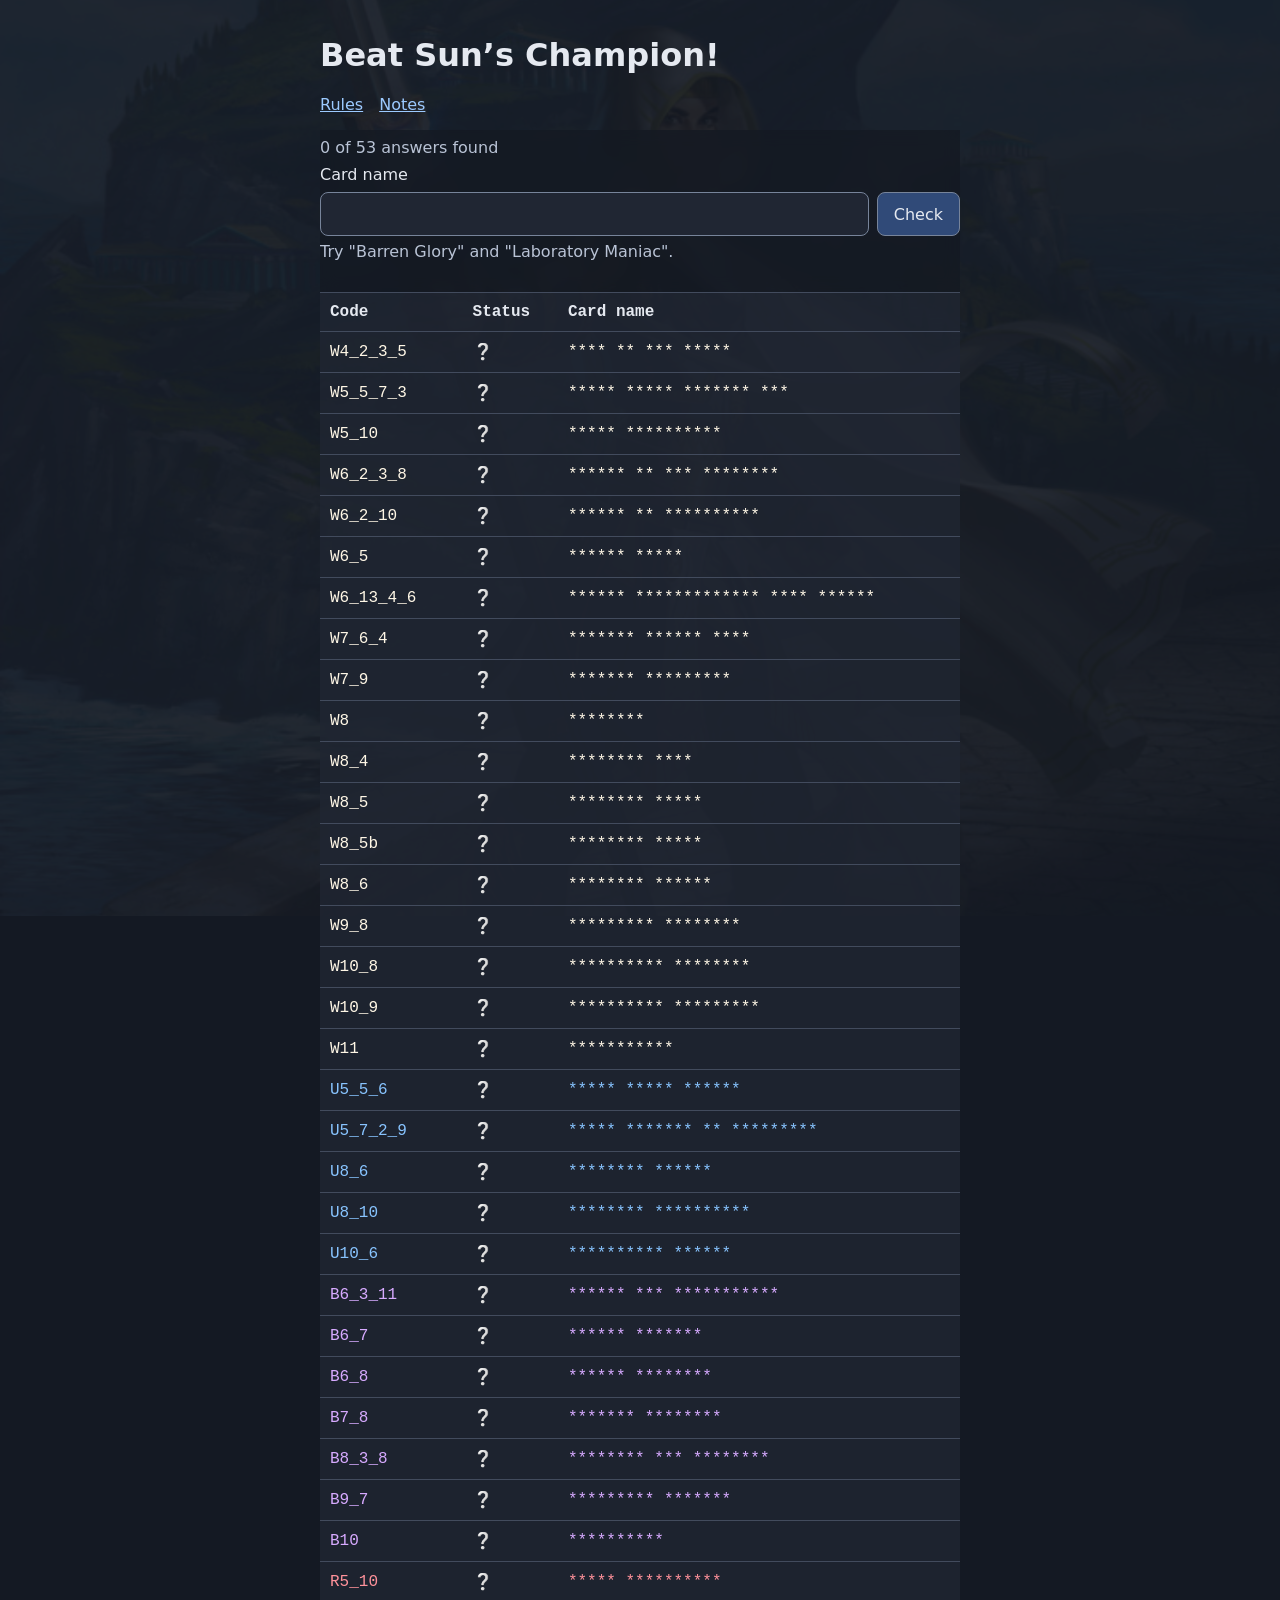
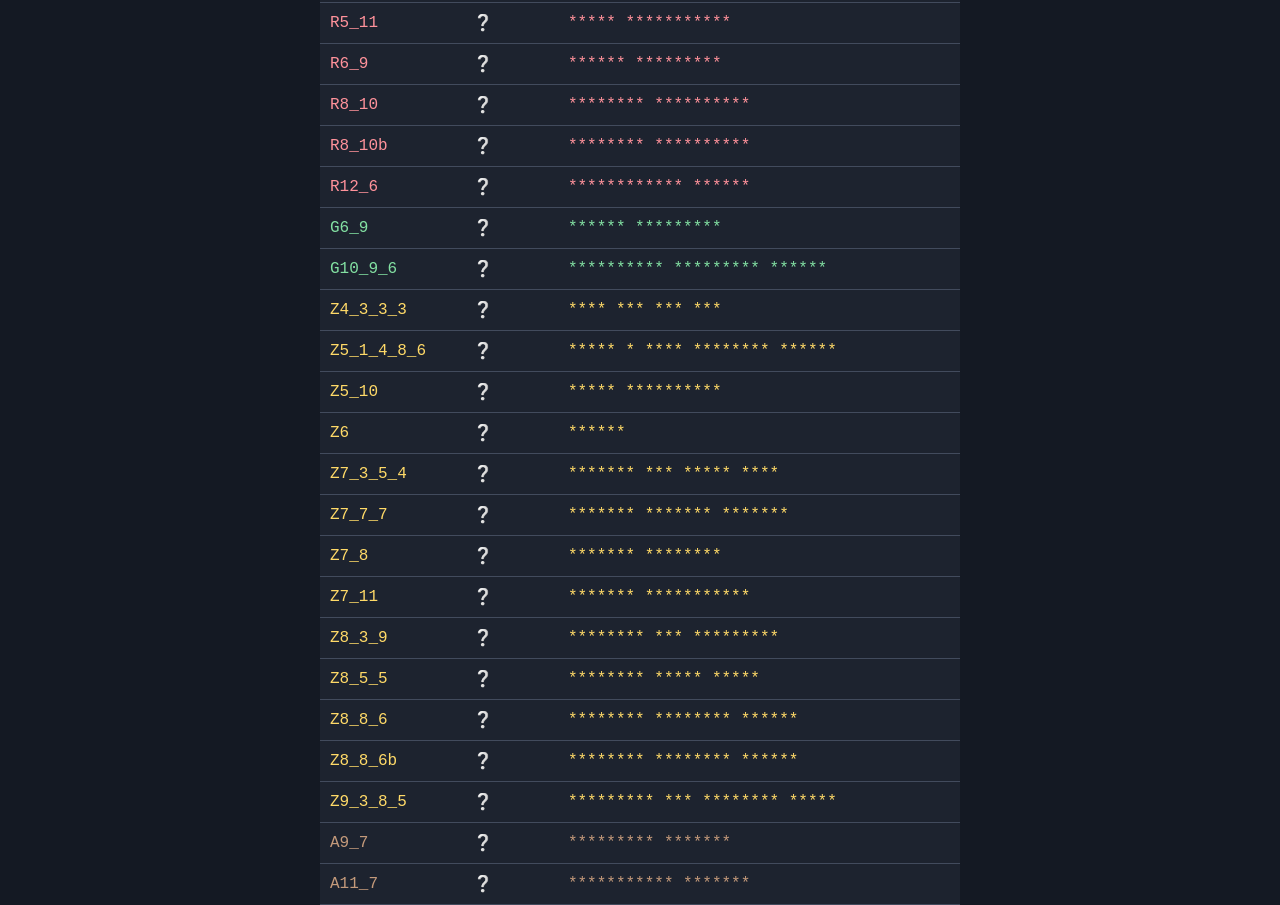
<file: index.html>
<!doctype html>
<html lang="en">
<head>
  <meta charset="UTF-8">
  <meta name="viewport" content="width=device-width, initial-scale=1">
  <title>Beat Sun’s Champion!</title>
  <link rel="stylesheet" href="./style.css?v=2">
  <script src="./answers.js" defer></script>
  <script src="./script.js" defer></script>
</head>
<body>
  <main>
    <h1>Beat Sun’s Champion!</h1>
    <nav class="page-nav" aria-label="Game information">
      <a href="./rule.html">Rules</a>
      <a href="./note.html">Notes</a>
    </nav>
    <section class="guess-panel" aria-label="Submit an answer">
      <p id="progress" role="status">The new puzzle is coming soon.</p>
      <form id="guess-form" hidden>
        <label for="guess">Card name</label>
        <div class="guess-controls">
          <div class="card-picker">
            <input id="guess" name="guess" type="text" role="combobox" aria-autocomplete="list"
              aria-controls="card-suggestions" aria-expanded="false" autocomplete="off" enterkeyhint="go" required>
            <ul id="card-suggestions" role="listbox" aria-label="Card suggestions" hidden></ul>
          </div>
          <button type="submit">Check</button>
        </div>
      </form>
      <p id="feedback" role="status">Try "Barren Glory" and "Laboratory Maniac".</p>
    </section>
    <table id="answers" aria-label="Puzzle answers" hidden>
      <thead>
        <tr>
          <th scope="col">Code</th>
          <th scope="col">Status</th>
          <th scope="col">Card name</th>
        </tr>
      </thead>
      <tbody></tbody>
    </table>
    <div class="progress-controls">
      <button type="button" id="share-progress" aria-haspopup="dialog" hidden>Share Progress</button>
      <button type="button" id="reset-progress" hidden>Reset progress</button>
    </div>
    <dialog id="share-dialog" aria-labelledby="share-title">
      <h2 id="share-title">Share Progress</h2>
      <div class="share-tabs" role="tablist" aria-label="Share format">
        <button type="button" id="share-tab-text" role="tab" aria-selected="true" aria-controls="share-panel-text">Text</button>
        <button type="button" id="share-tab-png" role="tab" aria-selected="false" aria-controls="share-panel-png" tabindex="-1">PNG</button>
      </div>
      <div id="share-panel-text" role="tabpanel" aria-labelledby="share-tab-text">
        <textarea id="share-text" aria-label="Progress to share" rows="12" readonly autofocus></textarea>
      </div>
      <div id="share-panel-png" role="tabpanel" aria-labelledby="share-tab-png" hidden>
        <canvas id="share-image" role="img" aria-label="Progress image preview"></canvas>
        <button type="button" id="download-progress">Download PNG</button>
        <p id="share-image-error" role="status" hidden></p>
      </div>
      <form method="dialog">
        <button>Close</button>
      </form>
    </dialog>
  </main>
</body>
</html>
</file>
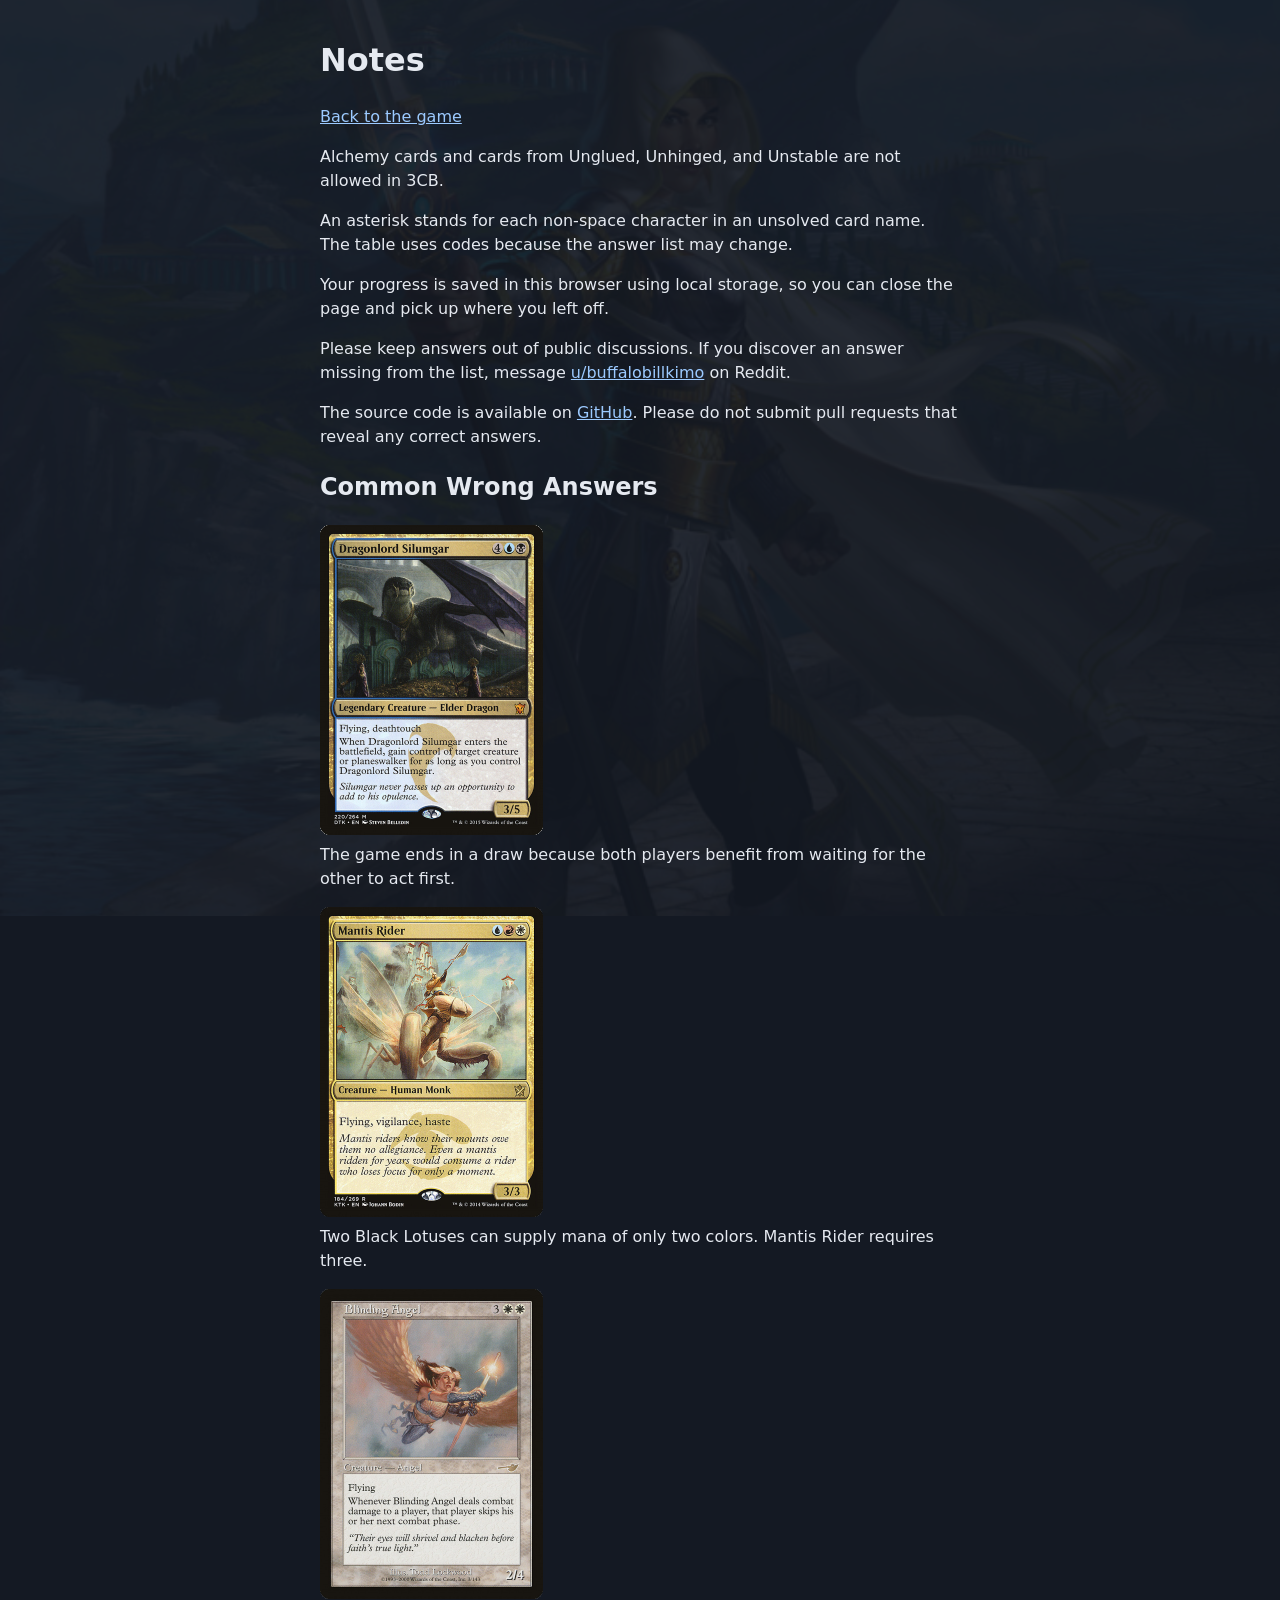
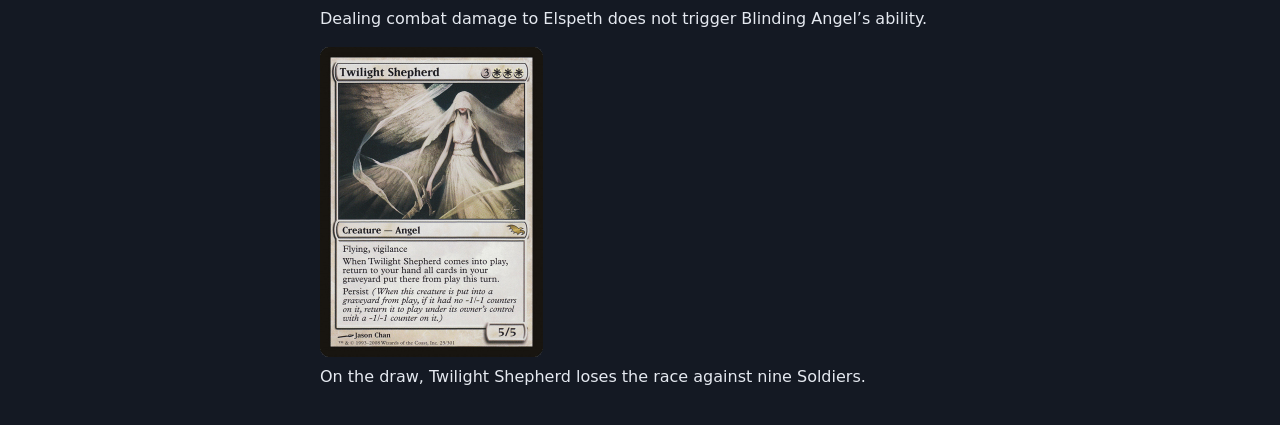
<file: note.html>
<!doctype html>
<html lang="en">
<head>
  <meta charset="UTF-8">
  <meta name="viewport" content="width=device-width, initial-scale=1">
  <title>Notes | Beat Sun’s Champion!</title>
  <link rel="stylesheet" href="./style.css?v=2">
</head>
<body>
  <main class="info-page">
    <h1>Notes</h1>
    <nav class="page-nav" aria-label="Game navigation">
      <a href="./index.html">Back to the game</a>
    </nav>
    <p>Alchemy cards and cards from Unglued, Unhinged, and Unstable are not allowed in 3CB.</p>
    <p>An asterisk stands for each non-space character in an unsolved card name. The table uses codes because the answer list may change.</p>
    <p>Your progress is saved in this browser using local storage, so you can close the page and pick up where you left off.</p>
    <p>Please keep answers out of public discussions. If you discover an answer missing from the list,
      message <a href="https://www.reddit.com/user/buffalobillkimo/">u/buffalobillkimo</a> on Reddit.</p>
    <p>The source code is available on <a href="https://github.com/buffalobill-taiwan/beatchampion">GitHub</a>.
      Please do not submit pull requests that reveal any correct answers.</p>

    <h2>Common Wrong Answers</h2>
    <figure>
      <img src="./img/dragonlord-silumgar.png" alt="Dragonlord Silumgar">
      <figcaption>The game ends in a draw because both players benefit from waiting for the other to act first.</figcaption>
    </figure>
    <figure>
      <img src="./img/mantis-rider.png" alt="Mantis Rider">
      <figcaption>Two Black Lotuses can supply mana of only two colors. Mantis Rider requires three.</figcaption>
    </figure>
    <figure>
      <img src="./img/blinding-angel.png" alt="Blinding Angel">
      <figcaption>Dealing combat damage to Elspeth does not trigger Blinding Angel’s ability.</figcaption>
    </figure>
    <figure>
      <img src="./img/twilight-shepherd.png" alt="Twilight Shepherd">
      <figcaption>On the draw, Twilight Shepherd loses the race against nine Soldiers.</figcaption>
    </figure>
  </main>
</body>
</html>
</file>
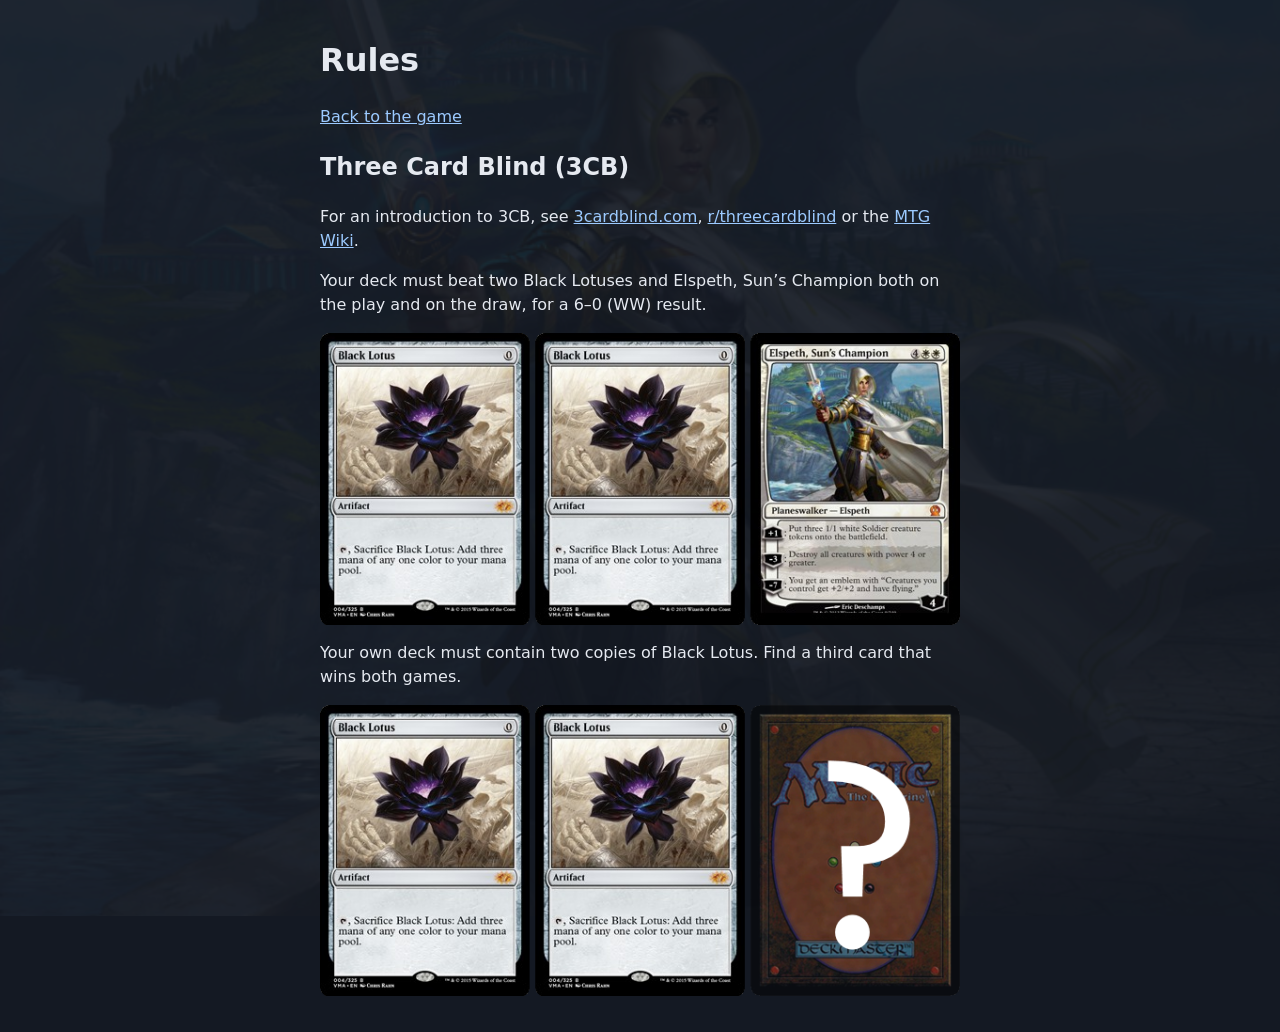
<file: rule.html>
<!doctype html>
<html lang="en">
<head>
  <meta charset="UTF-8">
  <meta name="viewport" content="width=device-width, initial-scale=1">
  <title>Rules | Beat Sun’s Champion!</title>
  <link rel="stylesheet" href="./style.css?v=2">
</head>
<body>
  <main class="info-page">
    <h1>Rules</h1>
    <nav class="page-nav" aria-label="Game navigation">
      <a href="./index.html">Back to the game</a>
    </nav>
    <h2>Three Card Blind (3CB)</h2>
    <p>For an introduction to 3CB, see <a href="https://www.3cardblind.com/home">3cardblind.com</a>, <a href="https://www.reddit.com/r/threecardblind">r/threecardblind</a>
      or the <a href="https://mtg.gamepedia.com/3-Card_Blind">MTG Wiki</a>.</p>
    <p>Your deck must beat two Black Lotuses and Elspeth, Sun’s Champion both on the play and on the draw, for a 6–0 (WW) result.</p>
    <figure>
      <img src="./img/puzzle.png"
        alt="The opposing deck has two copies of Black Lotus and one Elspeth, Sun’s Champion." width="681" height="310">
    </figure>
    <p>Your own deck must contain two copies of Black Lotus. Find a third card that wins both games.</p>
    <figure>
      <img src="./img/ans.png"
        alt="Your deck has two copies of Black Lotus and one card to identify." width="681" height="310">
    </figure>
  </main>
</body>
</html>
</file>
<file: style.css>
:root {
  color-scheme: dark;
  --page-background: #141923;
  --surface: #202633;
  --text: #e5e9f0;
  --muted-text: #b9c3d5;
  --divider: #424b5d;
  --control-border: #77849a;
  --focus: #9ccaff;
}

body {
  isolation: isolate;
  margin: 0;
  background: var(--page-background);
  color: var(--text);
  font-family: system-ui, sans-serif;
}

body::before {
  content: "";
  position: fixed;
  inset: 0;
  z-index: -1;
  pointer-events: none;
  background: url("./img/Elspeth.jpg") center / cover no-repeat;
  opacity: 0.07;
}

@keyframes background-drift {
  from { transform: translateY(16px); }
  to { transform: translateY(-16px); }
}

@supports (animation-timeline: scroll()) {
  @media (prefers-reduced-motion: no-preference) {
    body::before {
      inset-block: -16px;
      animation: background-drift auto linear both;
      animation-timeline: scroll(root block);
    }
  }
}

main {
  max-width: 40rem;
  margin: clamp(1rem, 4vh, 3rem) auto;
  padding-inline: clamp(0.75rem, 4vw, 1.5rem);
}

a {
  color: var(--focus);
}

.page-nav {
  display: flex;
  flex-wrap: wrap;
  gap: 0.75rem 1rem;
  margin-block-end: 1rem;
}

.info-page {
  line-height: 1.5;
}

.info-page figure {
  margin: 1rem 0;
}

.info-page img {
  display: block;
  max-inline-size: 100%;
  block-size: auto;
}

.info-page figcaption {
  margin-block-start: 0.5rem;
}

button {
  min-block-size: 44px;
  padding: 0.625rem 1rem;
  border: 1px solid var(--control-border);
  border-radius: 0.5rem;
  background: #304a78;
  color: var(--text);
  font: inherit;
  cursor: pointer;
}

button:enabled:hover {
  background: #3b5688;
}

:where(input, button, textarea):focus-visible {
  outline: 2px solid var(--focus);
  outline-offset: 2px;
}

.guess-panel {
  position: sticky;
  inset-block-start: 0;
  z-index: 1;
  background: var(--page-background);
  background: color-mix(in srgb, var(--page-background) 76%, transparent);
  backdrop-filter: blur(8px);
  padding-block: 0.5rem 0.25rem;
  border-bottom: 1px solid var(--divider);
}

.progress-controls {
  display: flex;
  flex-wrap: wrap;
  gap: 0.5rem;
}

#progress {
  margin: 0 0 0.5rem;
  color: var(--muted-text);
}

#share-dialog {
  box-sizing: border-box;
  inline-size: 42rem;
  max-inline-size: calc(100% - 2rem);
  max-block-size: calc(100% - 2rem);
  padding: 1rem;
  border: 1px solid var(--control-border);
  border-radius: 0.5rem;
  background: var(--surface);
  color: var(--text);
}

#share-dialog::backdrop {
  background: #0009;
}

#share-title {
  margin-block: 0 0.75rem;
}

.share-tabs {
  display: flex;
  gap: 0.5rem;
  margin-block-end: 0.75rem;
}

.share-tabs [aria-selected="false"] {
  background: var(--surface);
}

#share-panel-png {
  margin-block-end: 0.75rem;
}

#share-image:not([hidden]) {
  display: block;
  inline-size: 100%;
  block-size: auto;
  margin-block-end: 0.75rem;
}

#share-text {
  display: block;
  box-sizing: border-box;
  inline-size: 100%;
  max-block-size: 45vh;
  margin-block-end: 0.75rem;
  padding: 0.5rem;
  border: 1px solid var(--control-border);
  background: var(--page-background);
  color: var(--text);
  font: 1rem ui-monospace, monospace;
  resize: vertical;
}

.guess-controls {
  display: flex;
  gap: 0.5rem;
  margin-top: 0.5rem;
}

.card-picker {
  position: relative;
  flex: 1;
  min-width: 0;
}

#guess {
  width: 100%;
  min-block-size: 44px;
  box-sizing: border-box;
  padding: 0.625rem;
  border: 1px solid var(--control-border);
  border-radius: 0.5rem;
  background: var(--surface);
  color: var(--text);
  font: inherit;
  font-size: max(1em, 16px);
}

#card-suggestions {
  position: absolute;
  inset-inline: 0;
  inset-block-start: calc(100% + 0.375rem);
  z-index: 1;
  box-sizing: border-box;
  max-block-size: min(16rem, 40dvh);
  overflow-y: auto;
  overscroll-behavior: contain;
  margin: 0;
  padding: 0;
  list-style: none;
  background: var(--surface);
  border: 1px solid var(--control-border);
  border-radius: 0.5rem;
  box-shadow: 0 0.5rem 1.25rem #0008;
}

#card-suggestions [role="option"] {
  display: flex;
  align-items: center;
  box-sizing: border-box;
  min-block-size: 44px;
  padding: 0.625rem;
  overflow-wrap: anywhere;
  cursor: pointer;
}

#card-suggestions [role="option"] + [role="option"] {
  border-block-start: 1px solid var(--divider);
}

#card-suggestions [role="option"]:hover,
#card-suggestions [aria-selected="true"] {
  background: #304a78;
}

#feedback {
  margin: 0.25rem 0 0;
  color: var(--muted-text);
  line-height: 1.5;
  block-size: 3em;
  overflow-y: auto;
}

#answers {
  width: 100%;
  font-family: ui-monospace, monospace;
  background-color: var(--surface);
  background-color: color-mix(in srgb, var(--surface) 82%, transparent);
  color: var(--text);
  border-collapse: collapse;
  margin-bottom: 1rem;
  text-align: left;
}

#answers .answer-reveal {
  position: relative;
}

#answers .answer-reveal::after {
  --border-dim-opacity: 0;
  content: "";
  position: absolute;
  inset: 0;
  z-index: 1;
  pointer-events: none;
  border: 3px solid #ffda68;
  box-shadow: inset 0 0 12px #ffda6880;
  animation: answer-border 750ms linear;
}

@keyframes answer-border {
  0%, 18%, 55%, 72% {
    opacity: 1;
  }

  35%, 100% {
    opacity: var(--border-dim-opacity);
  }
}

@media (prefers-reduced-motion: reduce) {
  #answers .answer-reveal::after {
    --border-dim-opacity: 0.45;
  }
}

th,
td {
  padding: 0.625rem clamp(0.25rem, 2vw, 0.625rem);
  border-bottom: 1px solid var(--divider);
  overflow-wrap: anywhere;
}

#answers [data-card-color="W"] {
  color: #fff7e6;
}

#answers [data-card-color="U"] {
  color: #88c4ff;
}

#answers [data-card-color="B"] {
  color: #d7aaff;
}

#answers [data-card-color="R"] {
  color: #ff929b;
}

#answers [data-card-color="G"] {
  color: #83e1a3;
}

#answers [data-card-color="Z"] {
  color: #ffda68;
}

#answers [data-card-color="C"] {
  color: #b9c3d5;
}

#answers [data-card-color="A"] {
  color: #c49a7b;
}

#answers [data-card-color="L"] {
  color: #efa978;
}

button:disabled {
  opacity: 0.6;
  cursor: default;
}
</file>
